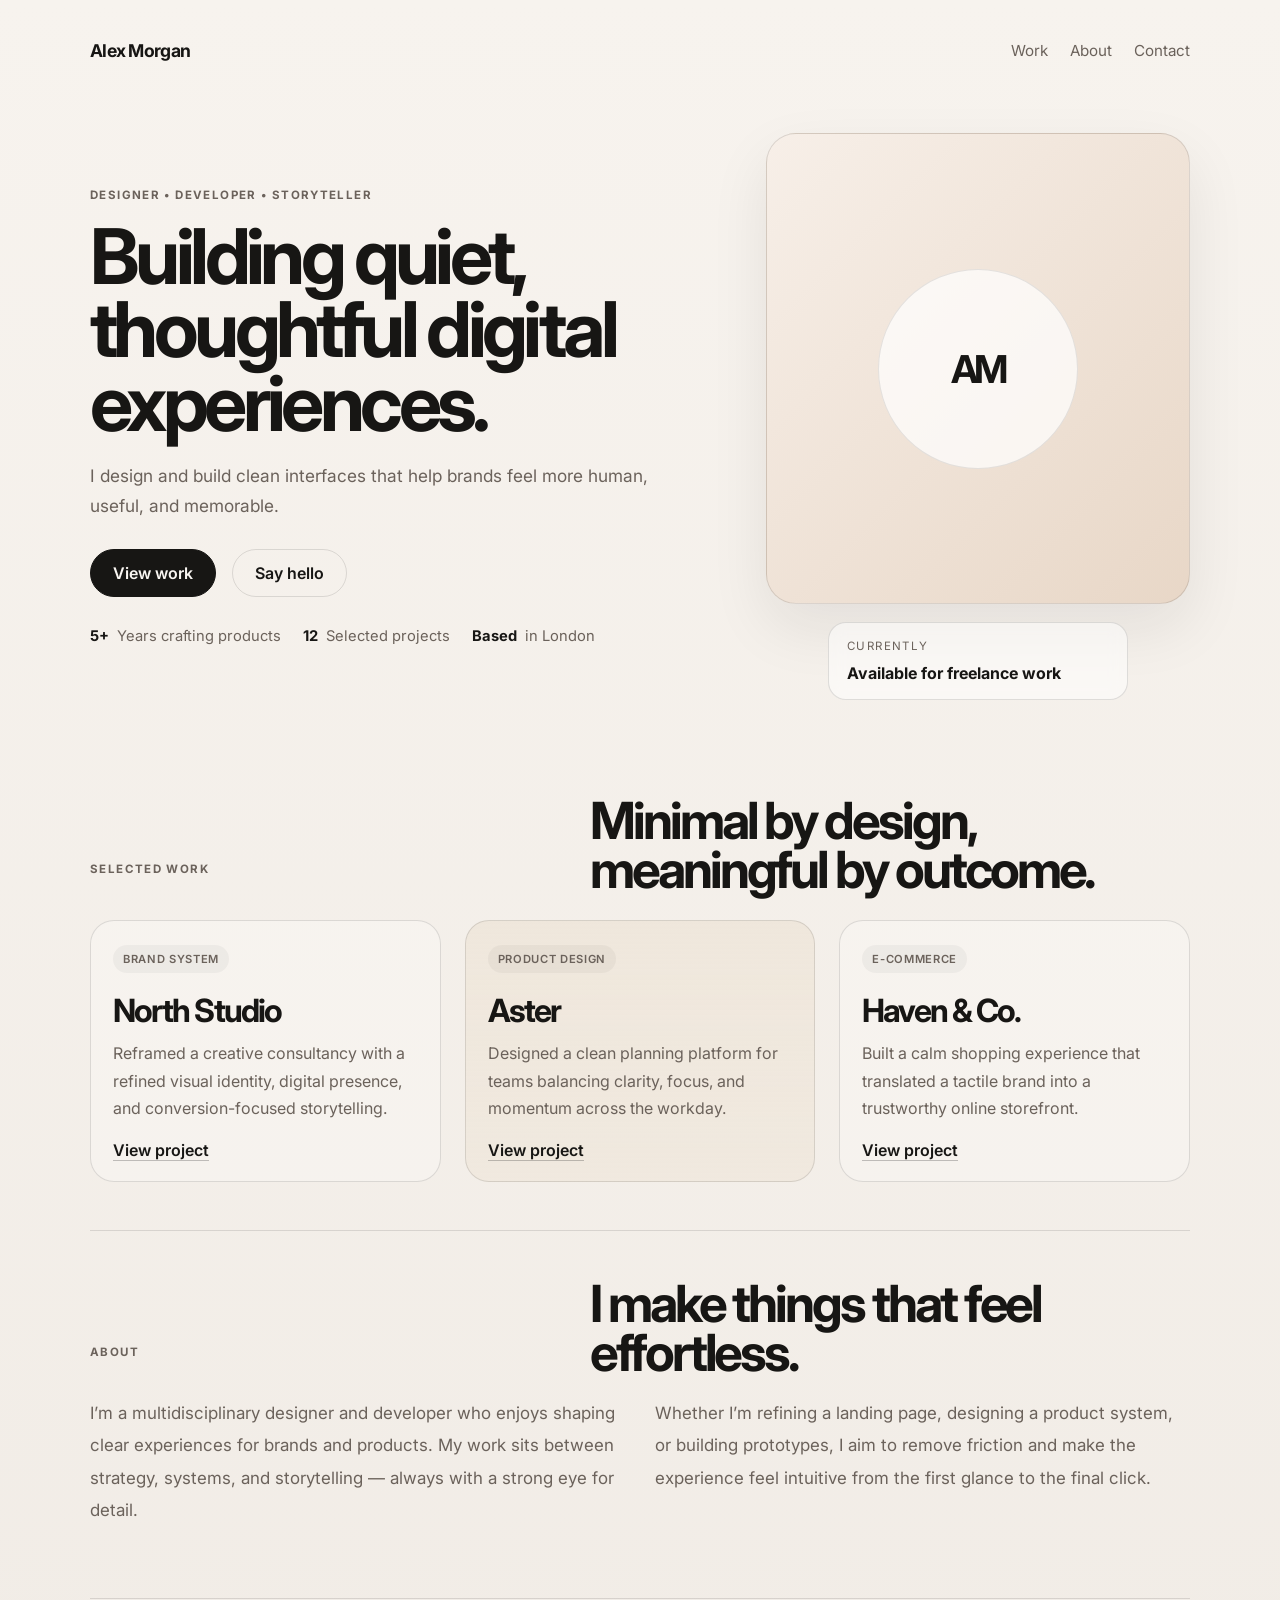
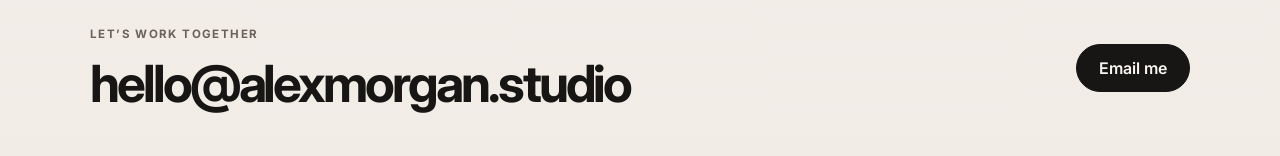
<file: index.html>
<!DOCTYPE html>
<html lang="en">
  <head>
    <meta charset="UTF-8" />
    <meta name="viewport" content="width=device-width, initial-scale=1.0" />
    <meta
      name="description"
      content="Minimalist portfolio for a designer and developer focused on thoughtful digital experiences."
    />
    <title>Alex Morgan | Portfolio</title>
    <link rel="preconnect" href="https://fonts.googleapis.com" />
    <link rel="preconnect" href="https://fonts.gstatic.com" crossorigin />
    <link
      href="https://fonts.googleapis.com/css2?family=Inter:wght@400;500;600;700;800&display=swap"
      rel="stylesheet"
    />
    <link rel="stylesheet" href="index.css" />
  </head>
  <body>
    <div class="page-shell">
      <header class="topbar">
        <a class="brand" href="#home" aria-label="Alex Morgan home">Alex Morgan</a>
        <nav aria-label="Main navigation" class="nav">
          <a href="#work">Work</a>
          <a href="#about">About</a>
          <a href="#contact">Contact</a>
        </nav>
      </header>

      <main id="home">
        <section class="hero section">
          <div class="hero-copy">
            <p class="eyebrow">Designer • Developer • Storyteller</p>
            <h1>Building quiet, thoughtful digital experiences.</h1>
            <p class="lede">
              I design and build clean interfaces that help brands feel more human,
              useful, and memorable.
            </p>
            <div class="actions">
              <a class="button primary" href="#work">View work</a>
              <a class="button secondary" href="#contact">Say hello</a>
            </div>
            <ul class="meta" aria-label="Key details">
              <li><span>5+</span> Years crafting products</li>
              <li><span>12</span> Selected projects</li>
              <li><span>Based</span> in London</li>
            </ul>
          </div>

          <div class="hero-visual" aria-label="Profile card">
            <div class="portrait-wrap">
              <div class="portrait">AM</div>
            </div>
            <div class="mini-card">
              <span class="label">Currently</span>
              <strong>Available for freelance work</strong>
            </div>
          </div>
        </section>

        <section id="work" class="section">
          <div class="section-heading">
            <p class="eyebrow">Selected work</p>
            <h2>Minimal by design, meaningful by outcome.</h2>
          </div>

          <div class="projects">
            <article class="project-card">
              <div class="project-tag">Brand system</div>
              <h3>North Studio</h3>
              <p>
                Reframed a creative consultancy with a refined visual identity, digital
                presence, and conversion-focused storytelling.
              </p>
              <a href="#contact">View project</a>
            </article>

            <article class="project-card feature">
              <div class="project-tag">Product design</div>
              <h3>Aster</h3>
              <p>
                Designed a clean planning platform for teams balancing clarity, focus,
                and momentum across the workday.
              </p>
              <a href="#contact">View project</a>
            </article>

            <article class="project-card">
              <div class="project-tag">E-commerce</div>
              <h3>Haven & Co.</h3>
              <p>
                Built a calm shopping experience that translated a tactile brand into a
                trustworthy online storefront.
              </p>
              <a href="#contact">View project</a>
            </article>
          </div>
        </section>

        <section id="about" class="section about">
          <div class="section-heading narrow">
            <p class="eyebrow">About</p>
            <h2>I make things that feel effortless.</h2>
          </div>
          <div class="about-grid">
            <p>
              I’m a multidisciplinary designer and developer who enjoys shaping clear
              experiences for brands and products. My work sits between strategy,
              systems, and storytelling — always with a strong eye for detail.
            </p>
            <p>
              Whether I’m refining a landing page, designing a product system, or
              building prototypes, I aim to remove friction and make the experience feel
              intuitive from the first glance to the final click.
            </p>
          </div>
        </section>
      </main>

      <footer id="contact" class="footer">
        <div>
          <p class="eyebrow">Let’s work together</p>
          <h2>hello@alexmorgan.studio</h2>
        </div>
        <a class="button primary" href="mailto:hello@alexmorgan.studio">Email me</a>
      </footer>
    </div>

    <script src="index.js"></script>
  </body>
</html>
</file>
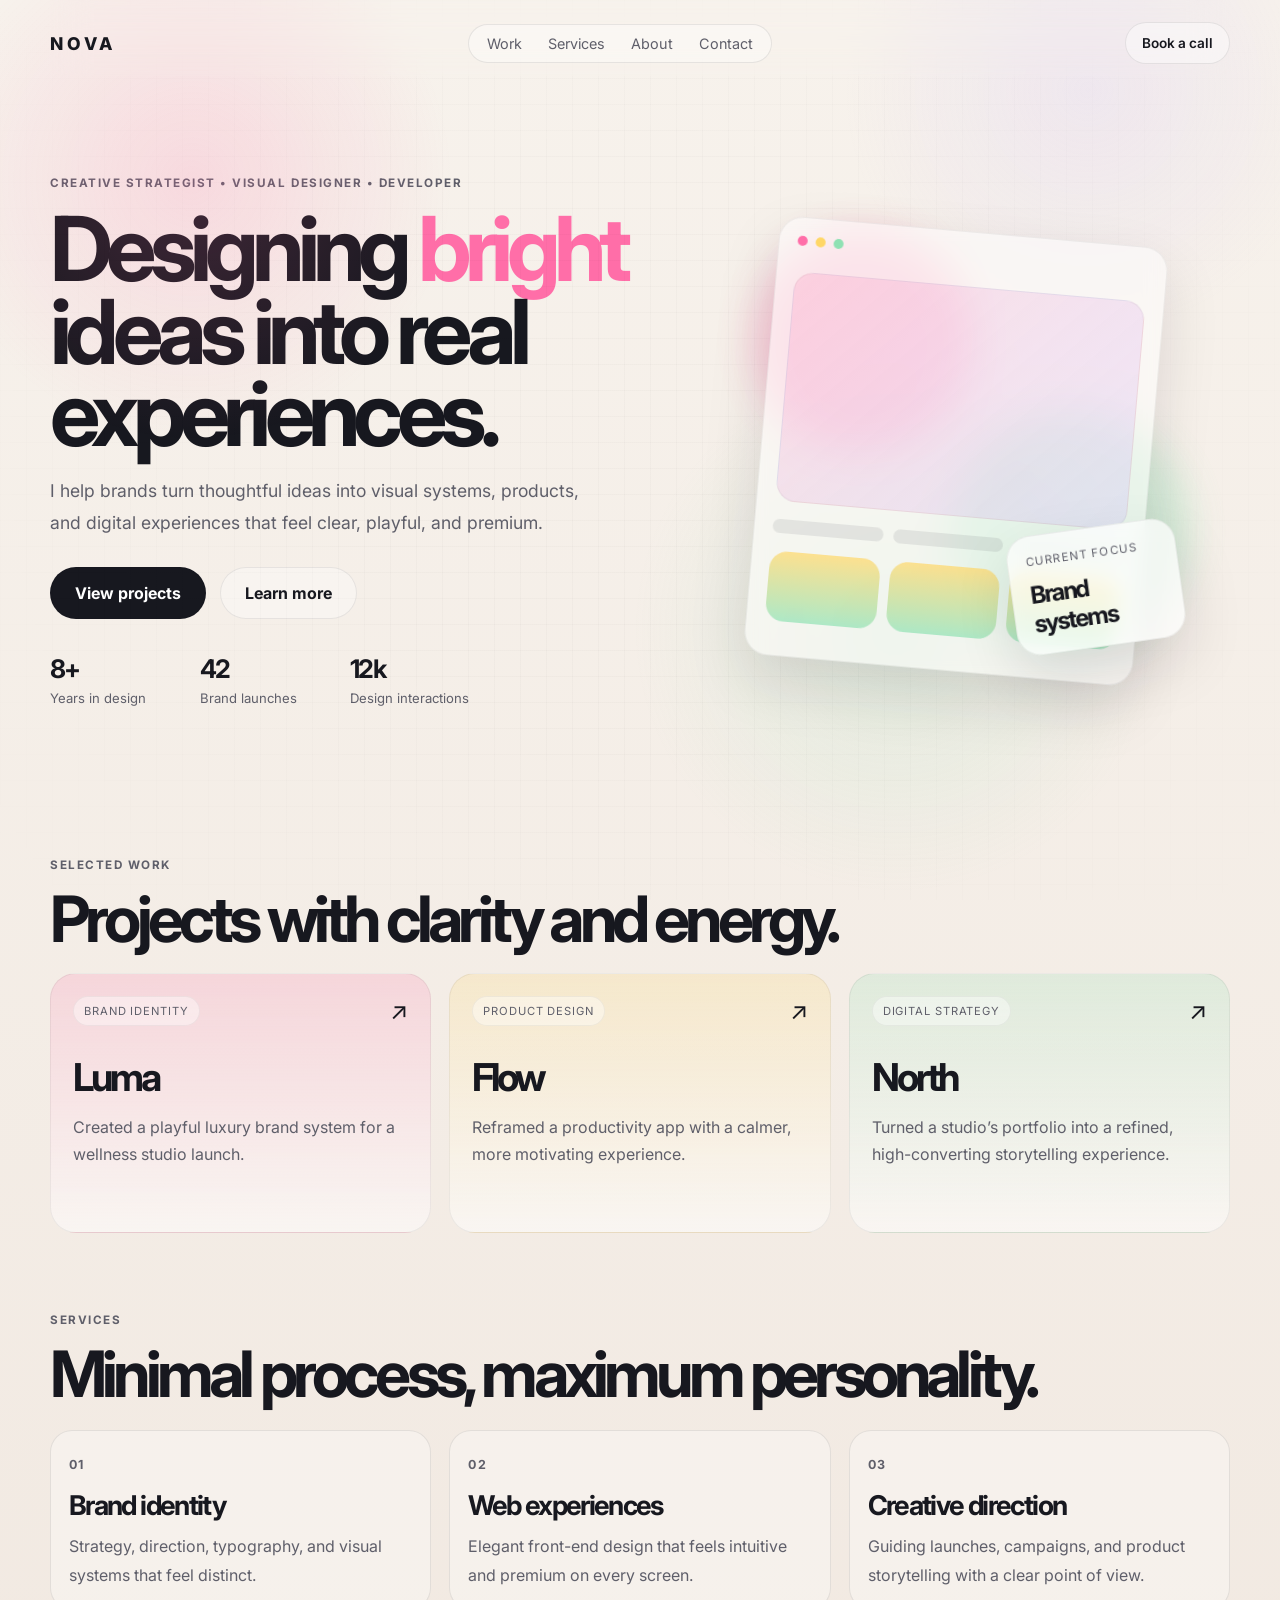
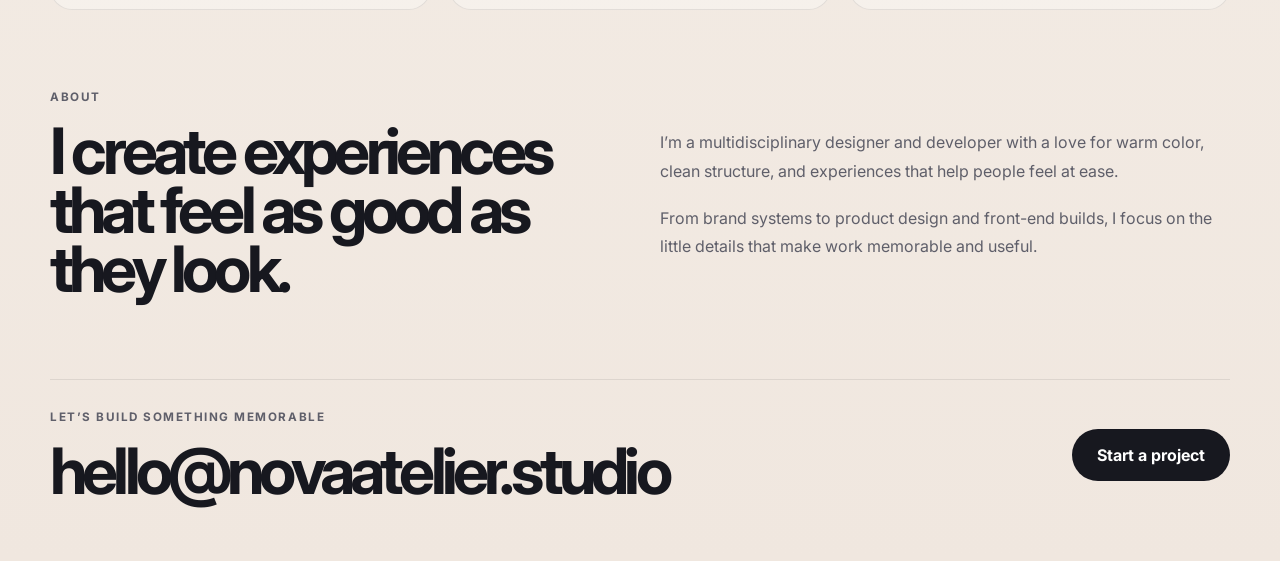
<file: portfolio.html>
<!DOCTYPE html>
<html lang="en">
  <head>
    <meta charset="UTF-8" />
    <meta name="viewport" content="width=device-width, initial-scale=1.0" />
    <meta
      name="description"
      content="Minimal, colorful and interactive portfolio for a creative digital designer."
    />
    <title>Nova Atelier | Portfolio</title>
    <link rel="preconnect" href="https://fonts.googleapis.com" />
    <link rel="preconnect" href="https://fonts.gstatic.com" crossorigin />
    <link
      href="https://fonts.googleapis.com/css2?family=Inter:wght@400;500;600;700;800;900&display=swap"
      rel="stylesheet"
    />
    <link rel="stylesheet" href="portfolio.css" />
  </head>
  <body>
    <div class="page-bg"></div>

    <header class="topbar">
      <a href="#home" class="brand">NOVA</a>
      <nav class="nav" aria-label="Main navigation">
        <a href="#work">Work</a>
        <a href="#services">Services</a>
        <a href="#about">About</a>
        <a href="#contact">Contact</a>
      </nav>
      <a href="#contact" class="nav-cta">Book a call</a>
    </header>

    <main id="home">
      <section class="hero">
        <div class="hero-copy">
          <p class="eyebrow">Creative strategist • visual designer • developer</p>
          <h1>Designing <span>bright</span> ideas into real experiences.</h1>
          <p class="lede">
            I help brands turn thoughtful ideas into visual systems, products, and
            digital experiences that feel clear, playful, and premium.
          </p>
          <div class="hero-actions">
            <a href="#work" class="button primary">View projects</a>
            <a href="#about" class="button secondary">Learn more</a>
          </div>
          <ul class="stats" aria-label="Key achievements">
            <li><strong>8+</strong><span>Years in design</span></li>
            <li><strong>42</strong><span>Brand launches</span></li>
            <li><strong>12k</strong><span>Design interactions</span></li>
          </ul>
        </div>

        <div class="hero-visual" aria-label="Portfolio preview card">
          <div class="orb orb-one"></div>
          <div class="orb orb-two"></div>
          <div class="card-stack">
            <article class="feature-card card-main">
              <div class="card-header">
                <span class="dot dot-pink"></span>
                <span class="dot dot-yellow"></span>
                <span class="dot dot-green"></span>
              </div>
              <div class="mockup">
                <div class="mockup-panel large"></div>
                <div class="mockup-row">
                  <span></span>
                  <span></span>
                  <span></span>
                </div>
                <div class="mockup-grid">
                  <div></div>
                  <div></div>
                  <div></div>
                </div>
              </div>
            </article>
            <article class="feature-card mini-card">
              <p>Current focus</p>
              <h3>Brand systems</h3>
            </article>
          </div>
        </div>
      </section>

      <section id="work" class="section">
        <div class="section-heading">
          <p class="eyebrow">Selected work</p>
          <h2>Projects with clarity and energy.</h2>
        </div>

        <div class="projects">
          <article class="project-card project-pink">
            <div class="project-top">
              <span class="tag">Brand identity</span>
              <span class="arrow">↗</span>
            </div>
            <h3>Luma</h3>
            <p>Created a playful luxury brand system for a wellness studio launch.</p>
          </article>

          <article class="project-card project-yellow">
            <div class="project-top">
              <span class="tag">Product design</span>
              <span class="arrow">↗</span>
            </div>
            <h3>Flow</h3>
            <p>Reframed a productivity app with a calmer, more motivating experience.</p>
          </article>

          <article class="project-card project-green">
            <div class="project-top">
              <span class="tag">Digital strategy</span>
              <span class="arrow">↗</span>
            </div>
            <h3>North</h3>
            <p>Turned a studio’s portfolio into a refined, high-converting storytelling experience.</p>
          </article>
        </div>
      </section>

      <section id="services" class="section services">
        <div class="section-heading">
          <p class="eyebrow">Services</p>
          <h2>Minimal process, maximum personality.</h2>
        </div>

        <div class="service-grid">
          <article class="service-item">
            <span class="service-index">01</span>
            <h3>Brand identity</h3>
            <p>Strategy, direction, typography, and visual systems that feel distinct.</p>
          </article>
          <article class="service-item">
            <span class="service-index">02</span>
            <h3>Web experiences</h3>
            <p>Elegant front-end design that feels intuitive and premium on every screen.</p>
          </article>
          <article class="service-item">
            <span class="service-index">03</span>
            <h3>Creative direction</h3>
            <p>Guiding launches, campaigns, and product storytelling with a clear point of view.</p>
          </article>
        </div>
      </section>

      <section id="about" class="section about">
        <div class="about-copy">
          <p class="eyebrow">About</p>
          <h2>I create experiences that feel as good as they look.</h2>
        </div>
        <div class="about-details">
          <p>
            I’m a multidisciplinary designer and developer with a love for warm color,
            clean structure, and experiences that help people feel at ease.
          </p>
          <p>
            From brand systems to product design and front-end builds, I focus on the
            little details that make work memorable and useful.
          </p>
        </div>
      </section>
    </main>

    <footer id="contact" class="footer">
      <div>
        <p class="eyebrow">Let’s build something memorable</p>
        <h2>hello@novaatelier.studio</h2>
      </div>
      <a href="mailto:hello@novaatelier.studio" class="button primary">Start a project</a>
    </footer>

    <div class="cursor" aria-hidden="true"></div>

    <script src="portfoilio.js"></script>
  </body>
</html>
</file>
<file: index.css>
:root {
  --bg: #f5f1ea;
  --panel: #f9f6f2;
  --panel-strong: #efe7dc;
  --ink: #171614;
  --muted: #6b625b;
  --line: rgba(23, 22, 20, 0.12);
  --accent: #b77a53;
  --shadow: 0 24px 60px rgba(23, 22, 20, 0.08);
}

* {
  box-sizing: border-box;
}

html {
  scroll-behavior: smooth;
}

body {
  margin: 0;
  font-family: "Inter", sans-serif;
  background: linear-gradient(180deg, #f7f3ee 0%, #f1ece6 100%);
  color: var(--ink);
}

a {
  color: inherit;
  text-decoration: none;
}

img {
  max-width: 100%;
  display: block;
}

.page-shell {
  width: min(1100px, calc(100% - 40px));
  margin: 0 auto;
  padding: 32px 0 48px;
}

.topbar {
  display: flex;
  align-items: center;
  justify-content: space-between;
  padding: 8px 0 24px;
}

.brand {
  font-size: 1.1rem;
  font-weight: 700;
  letter-spacing: -0.04em;
}

.nav {
  display: flex;
  gap: 22px;
  color: var(--muted);
  font-size: 0.95rem;
}

.nav a {
  transition: color 0.2s ease;
}

.nav a:hover,
.nav a:focus-visible {
  color: var(--ink);
}

.section {
  padding: 48px 0;
}

.hero {
  display: grid;
  grid-template-columns: 1.2fr 0.8fr;
  align-items: center;
  gap: 40px;
  min-height: 70vh;
}

.eyebrow {
  margin: 0 0 18px;
  font-size: 0.72rem;
  font-weight: 700;
  letter-spacing: 0.12em;
  text-transform: uppercase;
  color: var(--muted);
}

.hero-copy h1,
.section-heading h2,
.footer h2 {
  margin: 0;
  letter-spacing: -0.06em;
  line-height: 0.96;
  color: var(--ink);
}

.hero-copy h1 {
  max-width: 600px;
  font-size: clamp(3.3rem, 6vw, 6rem);
}

.lede {
  max-width: 560px;
  margin: 20px 0 0;
  color: var(--muted);
  font-size: 1.08rem;
  line-height: 1.75;
}

.actions {
  display: flex;
  align-items: center;
  gap: 16px;
  margin-top: 28px;
}

.button {
  display: inline-flex;
  align-items: center;
  justify-content: center;
  min-height: 48px;
  padding: 0 22px;
  border: 1px solid var(--line);
  border-radius: 999px;
  font-weight: 600;
  transition: transform 0.2s ease, border-color 0.2s ease, background 0.2s ease;
}

.button:hover,
.button:focus-visible {
  transform: translateY(-1px);
}

.button.primary {
  background: var(--ink);
  border-color: var(--ink);
  color: #f9f6f2;
}

.button.secondary {
  background: transparent;
}

.meta {
  list-style: none;
  display: flex;
  flex-wrap: wrap;
  gap: 22px;
  padding: 0;
  margin: 30px 0 0;
  color: var(--muted);
}

.meta li {
  display: flex;
  align-items: baseline;
  gap: 8px;
  font-size: 0.92rem;
}

.meta span {
  color: var(--ink);
  font-weight: 700;
}

.hero-visual {
  display: flex;
  flex-direction: column;
  align-items: center;
  gap: 18px;
}

.portrait-wrap {
  width: min(460px, 100%);
  aspect-ratio: 0.9;
  border: 1px solid var(--line);
  border-radius: 30px;
  background: linear-gradient(135deg, #f7efe8 0%, #e8d7c7 100%);
  box-shadow: var(--shadow);
  display: grid;
  place-items: center;
}

.portrait {
  width: 200px;
  height: 200px;
  border-radius: 50%;
  display: grid;
  place-items: center;
  background: rgba(255, 255, 255, 0.7);
  border: 1px solid rgba(23, 22, 20, 0.1);
  font-size: clamp(2.4rem, 3vw, 3rem);
  font-weight: 700;
  letter-spacing: -0.08em;
}

.mini-card {
  width: min(300px, 100%);
  padding: 16px 18px;
  border: 1px solid var(--line);
  border-radius: 18px;
  background: rgba(255, 255, 255, 0.5);
  backdrop-filter: blur(8px);
}

.label {
  display: block;
  margin-bottom: 10px;
  font-size: 0.72rem;
  letter-spacing: 0.12em;
  text-transform: uppercase;
  color: var(--muted);
}

.mini-card strong {
  font-size: 1rem;
}

.section-heading {
  display: flex;
  align-items: end;
  justify-content: space-between;
  gap: 24px;
  margin-bottom: 26px;
}

.section-heading h2 {
  max-width: 600px;
  font-size: clamp(2.2rem, 4vw, 3.2rem);
}

.projects {
  display: grid;
  grid-template-columns: repeat(3, minmax(0, 1fr));
  gap: 24px;
}

.project-card {
  padding: 24px 22px 20px;
  border: 1px solid var(--line);
  border-radius: 24px;
  background: rgba(255, 255, 255, 0.25);
  min-height: 240px;
  transition: transform 0.2s ease, border-color 0.2s ease;
}

.project-card:hover,
.project-card:focus-within {
  transform: translateY(-3px);
  border-color: rgba(23, 22, 20, 0.2);
}

.project-card.feature {
  background: linear-gradient(180deg, #efe7dc 0%, rgba(239, 231, 220, 0.8) 100%);
}

.project-tag {
  display: inline-flex;
  padding: 7px 10px;
  border-radius: 999px;
  background: rgba(23, 22, 20, 0.04);
  color: var(--muted);
  font-size: 0.7rem;
  font-weight: 600;
  letter-spacing: 0.06em;
  text-transform: uppercase;
}

.project-card h3 {
  margin: 18px 0 10px;
  font-size: 2rem;
  letter-spacing: -0.06em;
}

.project-card p {
  margin: 0;
  color: var(--muted);
  font-size: 1rem;
  line-height: 1.7;
}

.project-card a {
  display: inline-block;
  margin-top: 18px;
  font-weight: 600;
  border-bottom: 1px solid rgba(23, 22, 20, 0.25);
}

.about {
  border-top: 1px solid var(--line);
}

.narrow {
  margin-bottom: 16px;
}

.about-grid {
  display: grid;
  grid-template-columns: repeat(2, minmax(0, 1fr));
  gap: 30px;
  margin-top: 20px;
}

.about-grid p {
  margin: 0;
  color: var(--muted);
  font-size: 1.06rem;
  line-height: 1.9;
}

.footer {
  display: flex;
  align-items: center;
  justify-content: space-between;
  gap: 26px;
  margin-top: 24px;
  padding-top: 28px;
  border-top: 1px solid var(--line);
}

.footer h2 {
  font-size: clamp(2.1rem, 4vw, 3.2rem);
}

@media (max-width: 800px) {
  .hero,
  .projects,
  .about-grid,
  .footer {
    grid-template-columns: 1fr;
    display: grid;
  }

  .hero {
    min-height: auto;
    padding-top: 14px;
  }

  .topbar,
  .nav,
  .section-heading,
  .footer {
    display: grid;
    gap: 14px;
  }

  .nav {
    justify-content: flex-start;
  }

  .actions {
    flex-wrap: wrap;
  }

  .projects {
    display: grid;
  }

  .section {
    padding: 38px 0;
  }
}

@media (max-width: 500px) {
  .page-shell {
    width: min(100% - 22px, 1100px);
  }

  .topbar {
    padding-bottom: 10px;
  }

  .hero-copy h1 {
    font-size: 2.8rem;
  }

  .meta {
    gap: 14px;
    flex-direction: column;
    align-items: flex-start;
  }
}
</file>
<file: portfolio.css>
:root {
  --bg: #f7f2ec;
  --bg-deep: #f0e7df;
  --panel: rgba(255, 255, 255, 0.5);
  --ink: #17181f;
  --muted: #5f5f6a;
  --line: rgba(23, 24, 31, 0.09);
  --pink: #ff6ea8;
  --yellow: #ffd766;
  --green: #8fe1b3;
  --purple: #c8b4ff;
  --shadow: 0 25px 60px rgba(21, 20, 30, 0.12);
}

* {
  box-sizing: border-box;
}

html {
  scroll-behavior: smooth;
}

body {
  margin: 0;
  min-height: 100vh;
  font-family: "Inter", sans-serif;
  background: linear-gradient(180deg, var(--bg) 0%, var(--bg-deep) 100%);
  color: var(--ink);
  overflow-x: hidden;
}

body::before {
  content: "";
  position: fixed;
  inset: 0;
  background:
    radial-gradient(circle at 15% 20%, rgba(255, 110, 168, 0.18), transparent 20%),
    radial-gradient(circle at 85% 10%, rgba(200, 180, 255, 0.17), transparent 18%),
    radial-gradient(circle at 70% 70%, rgba(143, 225, 179, 0.18), transparent 24%);
  pointer-events: none;
}

img {
  max-width: 100%;
  display: block;
}

a {
  color: inherit;
  text-decoration: none;
}

.page-bg {
  position: fixed;
  inset: 0;
  background-image: linear-gradient(rgba(23, 24, 31, 0.02) 1px, transparent 1px),
    linear-gradient(90deg, rgba(23, 24, 31, 0.02) 1px, transparent 1px);
  background-size: 26px 26px;
  mask-image: radial-gradient(circle at center, black 35%, transparent 100%);
  pointer-events: none;
}

.topbar,
.hero,
.section,
.footer {
  width: min(1180px, calc(100% - 36px));
  margin: 0 auto;
}

.topbar {
  position: sticky;
  top: 0;
  z-index: 10;
  display: flex;
  align-items: center;
  justify-content: space-between;
  gap: 18px;
  padding: 22px 0 12px;
  backdrop-filter: blur(18px);
}

.brand {
  font-size: 1.1rem;
  font-weight: 800;
  letter-spacing: 0.22em;
}

.nav {
  display: flex;
  align-items: center;
  gap: 26px;
  padding: 10px 18px;
  border: 1px solid var(--line);
  border-radius: 999px;
  background: rgba(255, 255, 255, 0.38);
}

.nav a {
  font-size: 0.9rem;
  color: var(--muted);
  transition: color 0.2s ease;
}

.nav a:hover,
.nav a:focus-visible {
  color: var(--ink);
}

.nav-cta {
  display: inline-flex;
  align-items: center;
  justify-content: center;
  min-height: 42px;
  padding: 0 16px;
  border: 1px solid var(--line);
  border-radius: 999px;
  background: rgba(255, 255, 255, 0.42);
  font-size: 0.85rem;
  font-weight: 600;
}

.hero {
  display: grid;
  grid-template-columns: 1.1fr 0.9fr;
  align-items: center;
  gap: 28px;
  min-height: 78vh;
  padding-top: 28px;
}

.eyebrow {
  margin: 0 0 18px;
  font-size: 0.73rem;
  font-weight: 700;
  letter-spacing: 0.13em;
  text-transform: uppercase;
  color: var(--muted);
}

.hero-copy h1,
.section-heading h2,
.about-copy h2,
.footer h2 {
  margin: 0;
  letter-spacing: -0.075em;
  line-height: 0.92;
}

.hero-copy h1 {
  max-width: 640px;
  font-size: clamp(3.6rem, 7vw, 7rem);
}

.hero-copy h1 span {
  color: var(--pink);
}

.lede {
  max-width: 560px;
  margin-top: 20px;
  font-size: 1.1rem;
  line-height: 1.8;
  color: var(--muted);
}

.hero-actions {
  display: flex;
  flex-wrap: wrap;
  gap: 14px;
  margin-top: 28px;
}

.button {
  display: inline-flex;
  align-items: center;
  justify-content: center;
  min-height: 52px;
  padding: 0 24px;
  border-radius: 999px;
  border: 1px solid rgba(23, 24, 31, 0.08);
  font-weight: 700;
  transition: transform 0.25s ease, box-shadow 0.25s ease;
}

.button:hover,
.button:focus-visible {
  transform: translateY(-2px);
  box-shadow: 0 18px 32px rgba(23, 24, 31, 0.09);
}

.button.primary {
  background: var(--ink);
  color: white;
}

.button.secondary {
  background: rgba(255, 255, 255, 0.35);
  color: var(--ink);
}

.stats {
  list-style: none;
  display: flex;
  flex-wrap: wrap;
  gap: 30px;
  padding: 0;
  margin: 34px 0 0;
}

.stats li {
  display: flex;
  flex-direction: column;
  gap: 6px;
  min-width: 120px;
}

.stats strong {
  font-size: clamp(1.5rem, 2vw, 2rem);
  letter-spacing: -0.06em;
}

.stats span {
  color: var(--muted);
  font-size: 0.82rem;
}

.hero-visual {
  position: relative;
  display: flex;
  justify-content: center;
  align-items: center;
  min-height: 540px;
}

.orb {
  position: absolute;
  border-radius: 50%;
  filter: blur(18px);
  opacity: 0.8;
}

.orb-one {
  width: 220px;
  height: 220px;
  background: rgba(255, 110, 168, 0.36);
  top: 60px;
  left: 40px;
}

.orb-two {
  width: 240px;
  height: 240px;
  background: rgba(143, 225, 179, 0.42);
  right: 40px;
  bottom: 60px;
}

.card-stack {
  position: relative;
  width: min(420px, 100%);
  height: 460px;
}

.feature-card {
  position: absolute;
  border: 1px solid rgba(23, 24, 31, 0.06);
  border-radius: 24px;
  background: rgba(255, 255, 255, 0.48);
  box-shadow: var(--shadow);
  backdrop-filter: blur(11px);
}

.card-main {
  inset: 20px 30px 0 0;
  padding: 18px 18px 20px;
  transform: rotate(5deg);
}

.card-header {
  display: flex;
  gap: 8px;
  margin-bottom: 18px;
}

.dot {
  width: 10px;
  height: 10px;
  border-radius: 50%;
  display: inline-block;
}

.dot-pink {
  background: var(--pink);
}

.dot-yellow {
  background: var(--yellow);
}

.dot-green {
  background: var(--green);
}

.mockup {
  display: flex;
  flex-direction: column;
  gap: 18px;
  padding-top: 8px;
}

.mockup-panel {
  border-radius: 20px;
  background: linear-gradient(135deg, rgba(255, 110, 168, 0.18), rgba(200, 180, 255, 0.26));
  border: 1px solid rgba(23, 24, 31, 0.05);
}

.mockup-panel.large {
  height: 230px;
}

.mockup-row {
  display: grid;
  grid-template-columns: 1fr 1fr 1fr;
  gap: 10px;
}

.mockup-row span {
  display: block;
  height: 14px;
  border-radius: 999px;
  background: rgba(23, 24, 31, 0.08);
}

.mockup-grid {
  display: grid;
  grid-template-columns: repeat(3, minmax(0, 1fr));
  gap: 10px;
}

.mockup-grid div {
  height: 70px;
  border-radius: 18px;
  background: linear-gradient(180deg, rgba(255, 214, 102, 0.7), rgba(143, 225, 179, 0.7));
}

.mini-card {
  right: 0;
  bottom: 24px;
  width: 170px;
  padding: 18px 18px 16px;
  transform: rotate(-8deg);
  background: rgba(255, 255, 255, 0.7);
}

.mini-card p {
  margin: 0;
  color: var(--muted);
  font-size: 0.72rem;
  text-transform: uppercase;
  letter-spacing: 0.1em;
}

.mini-card h3 {
  margin: 12px 0 0;
  font-size: 1.5rem;
  letter-spacing: -0.08em;
}

.section {
  padding: 80px 0 0;
}

.section-heading {
  margin-bottom: 24px;
}

.section-heading h2,
.about-copy h2,
.footer h2 {
  font-size: clamp(2.3rem, 5vw, 4rem);
}

.projects {
  display: grid;
  grid-template-columns: repeat(3, minmax(0, 1fr));
  gap: 18px;
}

.project-card {
  position: relative;
  padding: 22px;
  min-height: 260px;
  border: 1px solid rgba(23, 24, 31, 0.06);
  border-radius: 26px;
  transition: transform 0.25s ease, box-shadow 0.25s ease;
  overflow: hidden;
}

.project-card:hover,
.project-card:focus-within {
  transform: translateY(-6px);
  box-shadow: 0 20px 36px rgba(23, 24, 31, 0.08);
}

.project-pink {
  background: linear-gradient(180deg, rgba(255, 110, 168, 0.18), rgba(255, 255, 255, 0.5));
}

.project-yellow {
  background: linear-gradient(180deg, rgba(255, 214, 102, 0.2), rgba(255, 255, 255, 0.5));
}

.project-green {
  background: linear-gradient(180deg, rgba(143, 225, 179, 0.2), rgba(255, 255, 255, 0.5));
}

.project-top {
  display: flex;
  align-items: center;
  justify-content: space-between;
  gap: 12px;
}

.tag {
  display: inline-flex;
  padding: 7px 10px;
  border: 1px solid rgba(23, 24, 31, 0.05);
  background: rgba(255, 255, 255, 0.4);
  border-radius: 999px;
  font-size: 0.7rem;
  letter-spacing: 0.08em;
  text-transform: uppercase;
  color: var(--muted);
}

.arrow {
  font-size: 1.5rem;
  line-height: 1;
}

.project-card h3 {
  margin: 28px 0 14px;
  font-size: clamp(2rem, 3vw, 3rem);
  letter-spacing: -0.08em;
}

.project-card p {
  margin: 0;
  color: var(--muted);
  line-height: 1.7;
}

.service-grid {
  display: grid;
  grid-template-columns: repeat(3, minmax(0, 1fr));
  gap: 18px;
  margin-top: 26px;
}

.service-item {
  padding: 22px 18px 20px;
  border: 1px solid var(--line);
  border-radius: 22px;
  background: rgba(255, 255, 255, 0.32);
}

.service-index {
  font-size: 0.78rem;
  font-weight: 700;
  letter-spacing: 0.12em;
  color: var(--muted);
}

.service-item h3 {
  margin: 16px 0 10px;
  font-size: 1.7rem;
  letter-spacing: -0.06em;
}

.service-item p,
.about-details p {
  margin: 0;
  color: var(--muted);
  line-height: 1.8;
}

.about {
  display: grid;
  grid-template-columns: 1fr 1fr;
  gap: 40px;
  padding-bottom: 80px;
}

.about-details {
  display: grid;
  gap: 18px;
  align-content: center;
}

.footer {
  display: flex;
  align-items: center;
  justify-content: space-between;
  gap: 24px;
  padding: 30px 0 60px;
  border-top: 1px solid var(--line);
}

.cursor {
  position: fixed;
  left: -18px;
  top: -18px;
  width: 18px;
  height: 18px;
  border-radius: 50%;
  background: rgba(255, 110, 168, 0.7);
  pointer-events: none;
  z-index: 50;
  mix-blend-mode: multiply;
  transition: transform 0.12s ease, background 0.12s ease;
}

@media (max-width: 900px) {
  .hero,
  .about,
  .projects,
  .service-grid,
  .footer {
    grid-template-columns: 1fr;
    display: grid;
  }

  .hero {
    min-height: auto;
    padding-top: 12px;
  }

  .topbar {
    display: grid;
    justify-items: center;
  }

  .nav {
    width: 100%;
    justify-content: center;
  }

  .nav-cta {
    display: none;
  }

  .card-stack {
    max-width: 360px;
    margin: 0 auto;
  }
}

@media (max-width: 560px) {
  .topbar,
  .hero,
  .section,
  .footer {
    width: min(100% - 22px, 1180px);
  }

  .nav {
    gap: 12px;
    flex-wrap: wrap;
    border-radius: 20px;
  }

  .hero-copy h1 {
    font-size: 3rem;
  }

  .stats {
    gap: 18px 28px;
  }

  .card-stack {
    height: 380px;
  }

  .cursor {
    display: none;
  }
}
</file>
